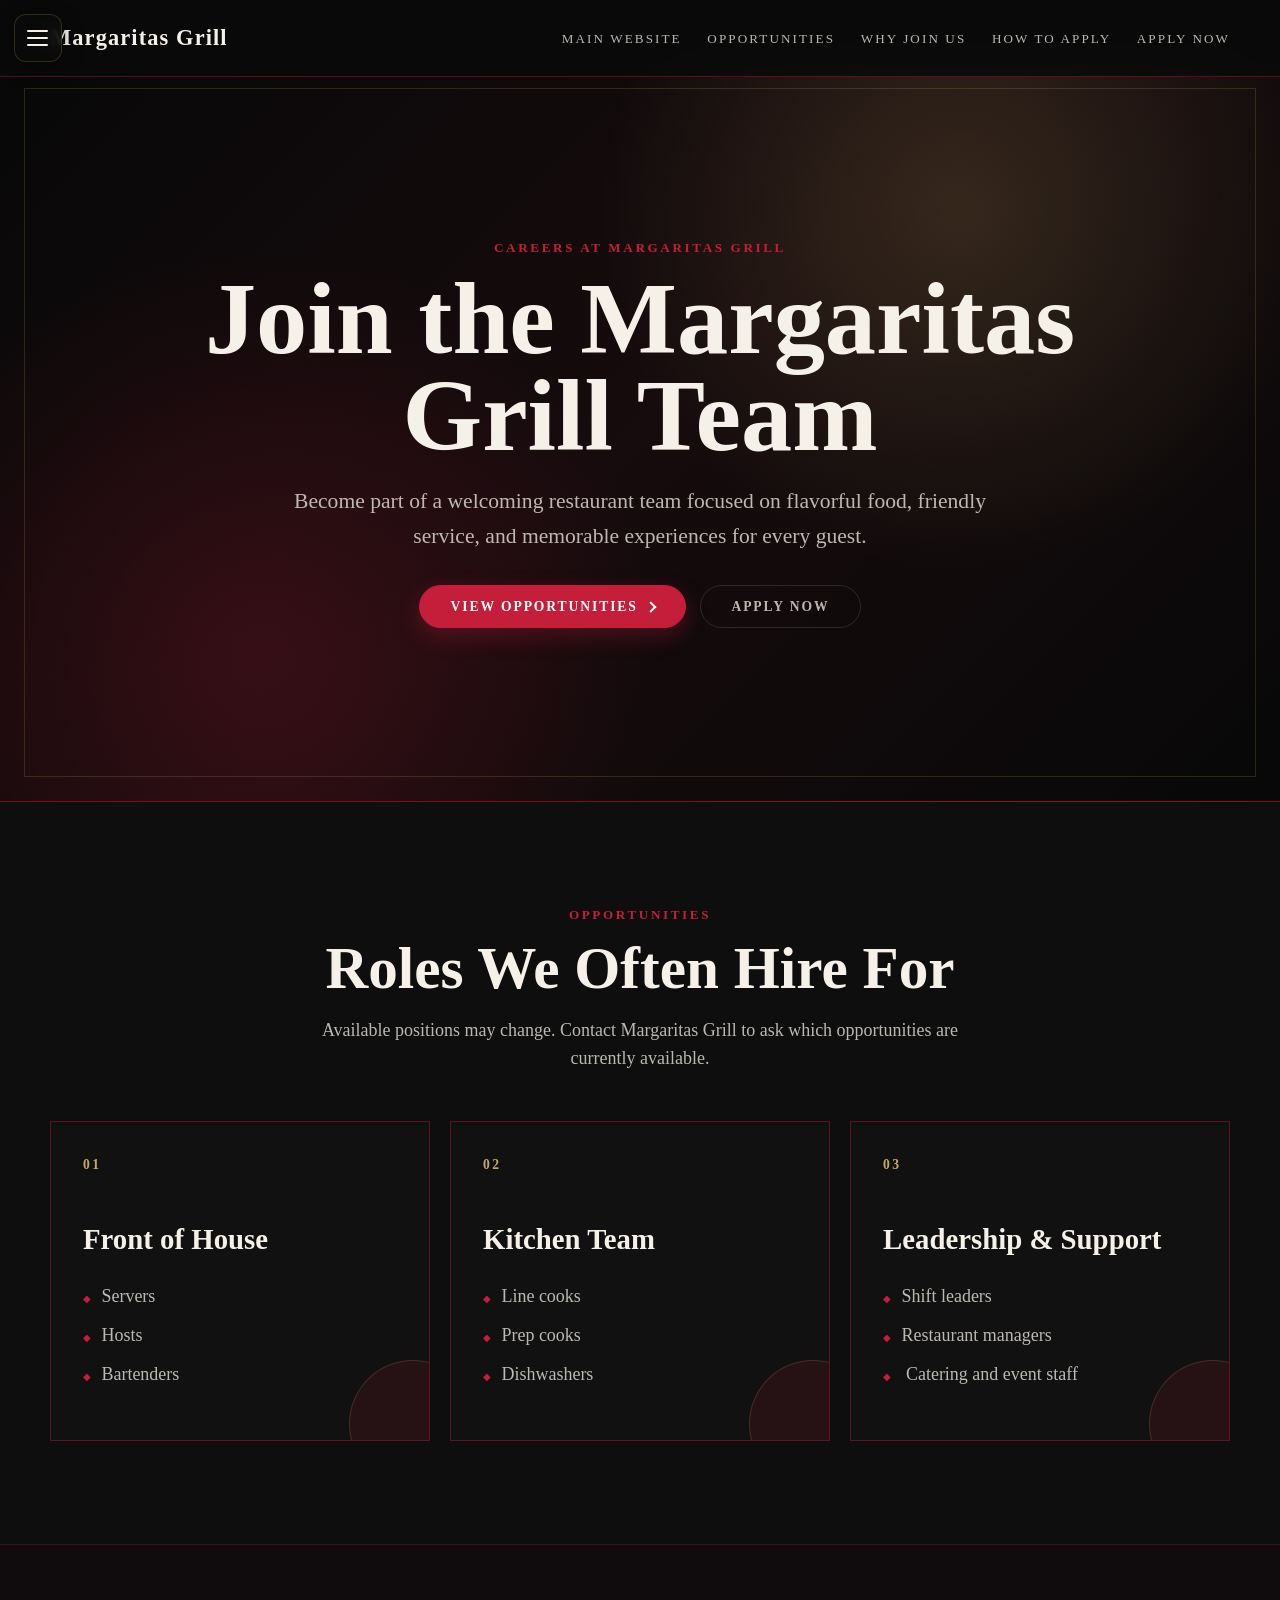
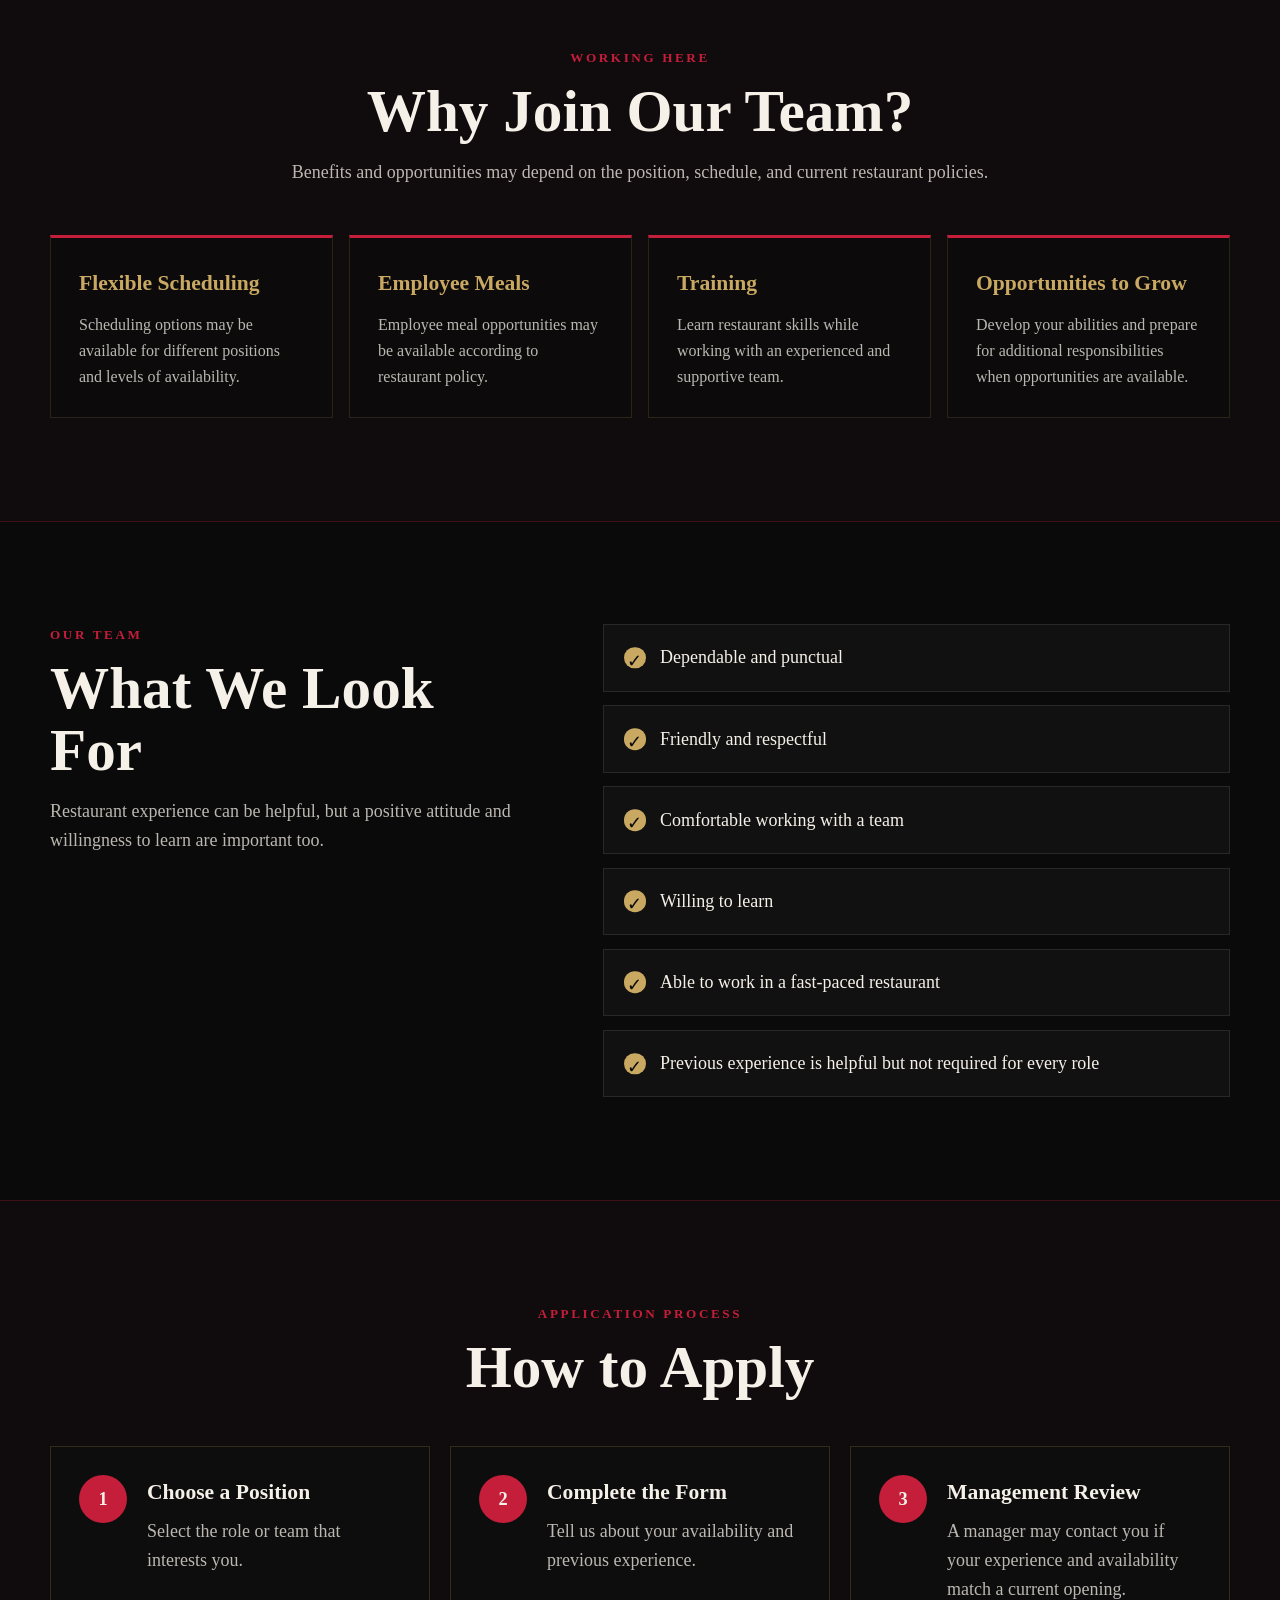
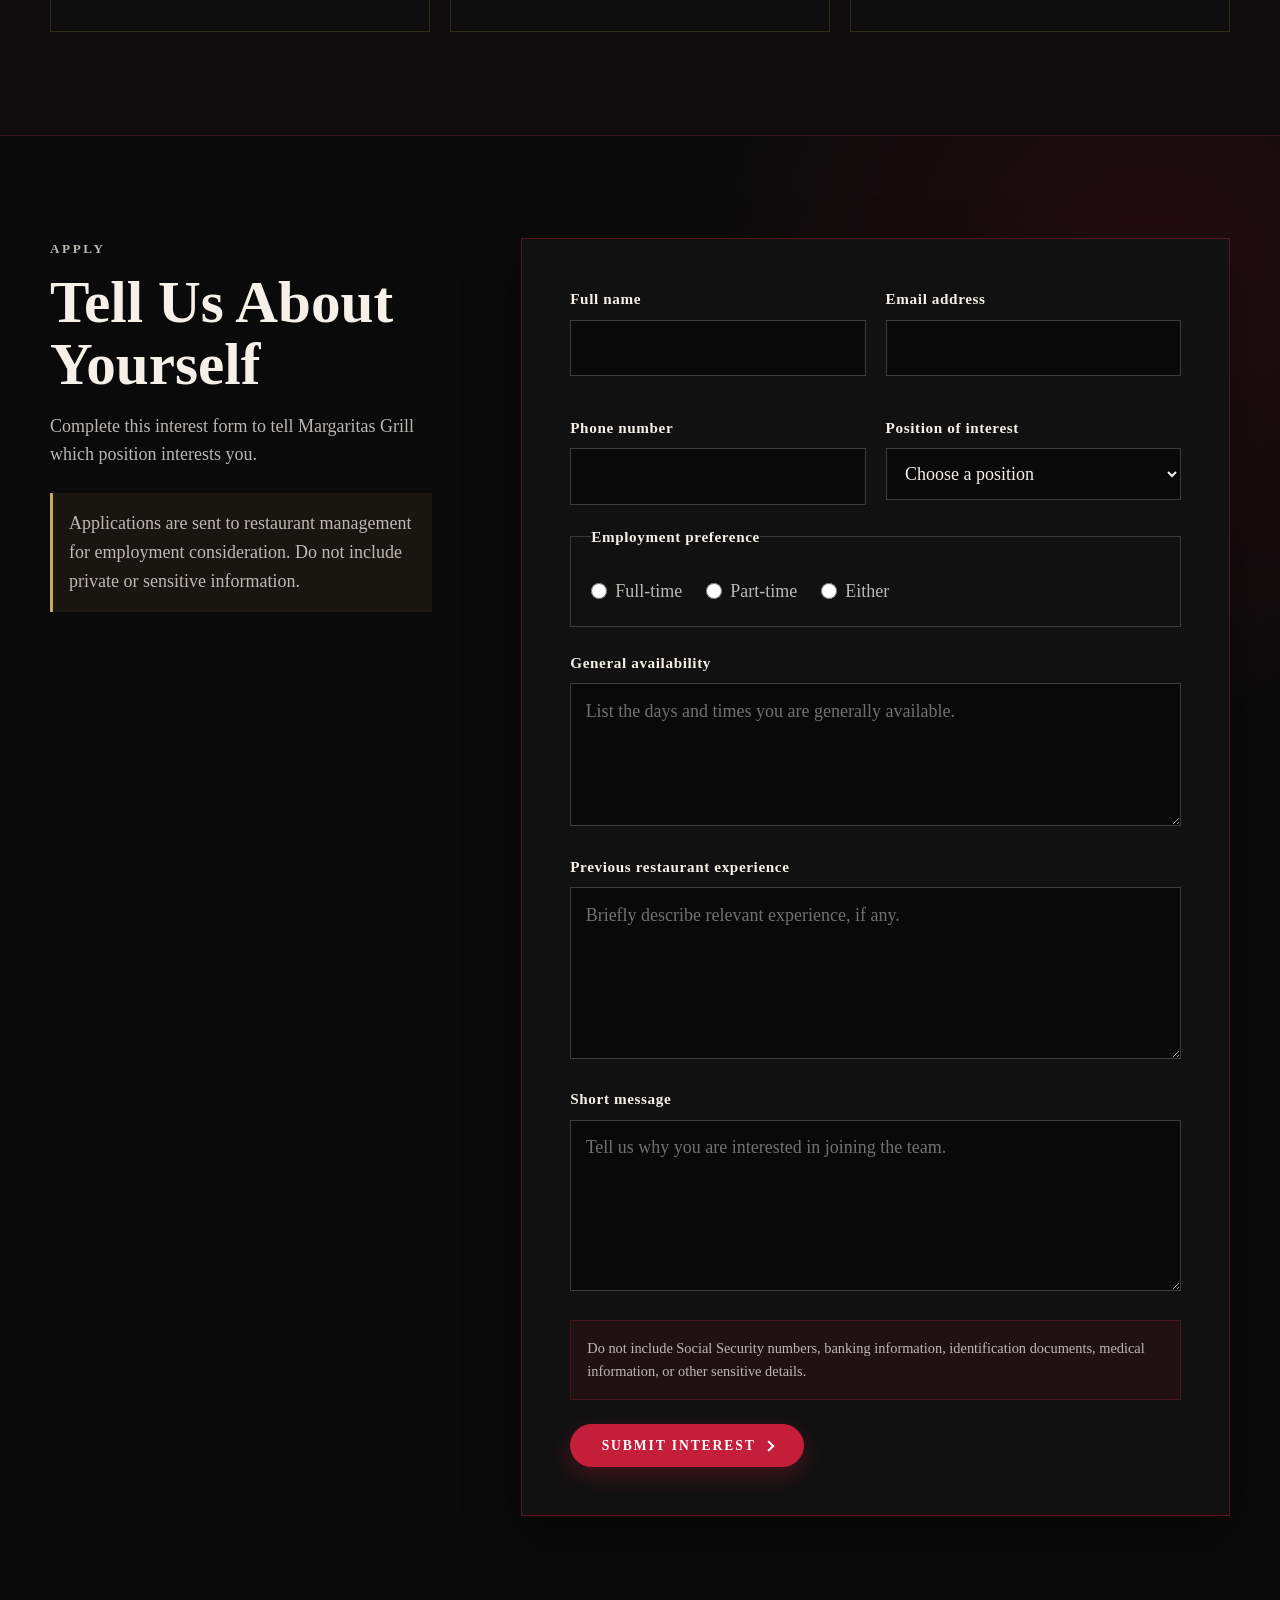
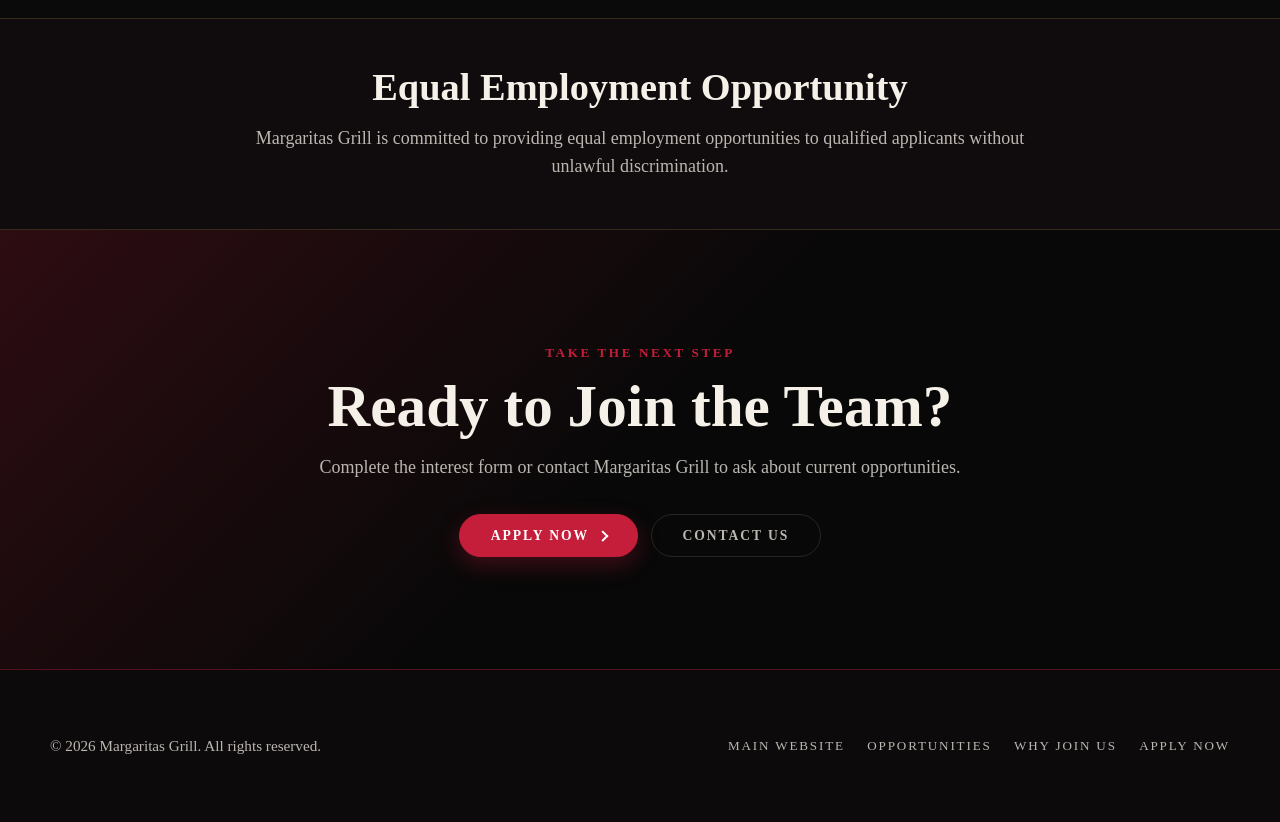
<file: careers.html>
<!doctype html>
<html lang="en">
  <head>
    <meta charset="UTF-8" />

    <meta
      name="viewport"
      content="width=device-width, initial-scale=1"
    />

    <meta
      http-equiv="Content-Security-Policy"
      content="
        default-src 'self';
        script-src 'self';
        style-src 'self' https://fonts.googleapis.com;
        font-src 'self' https://fonts.gstatic.com;
        img-src 'self' data:;
        connect-src 'self';
        object-src 'none';
        base-uri 'self';
        form-action 'self' https://formspree.io;
        upgrade-insecure-requests;
      "
    />

    <meta
      name="referrer"
      content="strict-origin-when-cross-origin"
    />

    <meta
      name="description"
      content="Explore career opportunities and learn about joining the team at Margaritas Grill."
    />

    <link rel="icon" href="public/favicon.svg" type="image/svg+xml" />

    <title>Careers — Margaritas Grill</title>

    <link
      rel="preconnect"
      href="https://fonts.googleapis.com"
    />

    <link
      rel="preconnect"
      href="https://fonts.gstatic.com"
      crossorigin
    />

    <link
      rel="stylesheet"
      href="https://fonts.googleapis.com/css2?family=Cormorant+Garamond:wght@400;600;700&amp;display=swap"
    />

    <link rel="stylesheet" href="styles.css" />
  </head>

  <body>
    <!-- Top-left business menu -->
    <div class="corner-menu">
      <button
        class="corner-menu__button"
        type="button"
        aria-expanded="false"
        aria-controls="corner-menu-panel"
        aria-label="Open menu"
      >
        <span aria-hidden="true"></span>
        <span aria-hidden="true"></span>
        <span aria-hidden="true"></span>
      </button>

      <nav
        class="corner-menu__panel"
        id="corner-menu-panel"
        aria-label="More information"
      >
        <p class="corner-menu__title">More</p>

        <a
          href="careers.html"
          aria-current="page"
        >
          Careers
        </a>

        <a href="index.html#location">
          Contact Us
        </a>
      </nav>
    </div>

    <!-- Careers header -->
    <header class="header">
      <div class="container header__inner">
        <a href="#careers-top" class="logo">
          Margaritas Grill
        </a>

        <nav
          class="nav"
          aria-label="Careers navigation"
        >
          <a href="index.html#home">
            Main Website
          </a>

          <a href="#positions">
            Opportunities
          </a>

          <a href="#benefits">
            Why Join Us
          </a>

          <a href="#process">
            How to Apply
          </a>

          <a href="#application">
            Apply Now
          </a>
        </nav>
      </div>
    </header>

    <main class="careers-page">
      <!-- Careers hero -->
      <section
        class="careers-hero"
        id="careers-top"
      >
        <div
          class="container careers-hero__content"
        >
          <p class="careers-eyebrow">
            Careers at Margaritas Grill
          </p>

          <h1>
            Join the Margaritas Grill Team
          </h1>

          <p class="careers-hero__description">
            Become part of a welcoming restaurant team
            focused on flavorful food, friendly service,
            and memorable experiences for every guest.
          </p>

          <div class="careers-actions">
            <a
              href="#positions"
              class="btn btn--primary"
            >
              View Opportunities
            </a>

            <a
              href="#application"
              class="btn btn--outline"
            >
              Apply Now
            </a>
          </div>
        </div>
      </section>

      <!-- Positions -->
      <section
        class="careers-section careers-positions"
        id="positions"
        aria-labelledby="positions-heading"
      >
        <div class="container">
          <header
            class="careers-section__header"
          >
            <p class="careers-eyebrow">
              Opportunities
            </p>

            <h2 id="positions-heading">
              Roles We Often Hire For
            </h2>

            <p>
              Available positions may change. Contact
              Margaritas Grill to ask which opportunities
              are currently available.
            </p>
          </header>

          <div class="careers-card-grid">
            <article class="careers-card">
              <p
                class="careers-card__number"
                aria-hidden="true"
              >
                01
              </p>

              <h3>Front of House</h3>

              <ul>
                <li>Servers</li>
                <li>Hosts</li>
                <li>Bartenders</li>
              </ul>
            </article>

            <article class="careers-card">
              <p
                class="careers-card__number"
                aria-hidden="true"
              >
                02
              </p>

              <h3>Kitchen Team</h3>

              <ul>
                <li>Line cooks</li>
                <li>Prep cooks</li>
                <li>Dishwashers</li>
              </ul>
            </article>

            <article class="careers-card">
              <p
                class="careers-card__number"
                aria-hidden="true"
              >
                03
              </p>

              <h3>
                Leadership &amp; Support
              </h3>

              <ul>
                <li>Shift leaders</li>
                <li>Restaurant managers</li>
                <li>
                  Catering and event staff
                </li>
              </ul>
            </article>
          </div>
        </div>
      </section>

      <!-- Benefits -->
      <section
        class="careers-section careers-benefits"
        id="benefits"
        aria-labelledby="benefits-heading"
      >
        <div class="container">
          <header
            class="careers-section__header"
          >
            <p class="careers-eyebrow">
              Working Here
            </p>

            <h2 id="benefits-heading">
              Why Join Our Team?
            </h2>

            <p>
              Benefits and opportunities may depend on the
              position, schedule, and current restaurant
              policies.
            </p>
          </header>

          <!-- Confirm these benefits with the restaurant -->
          <div class="careers-benefit-grid">
            <article class="careers-benefit">
              <h3>Flexible Scheduling</h3>

              <p>
                Scheduling options may be available for
                different positions and levels of
                availability.
              </p>
            </article>

            <article class="careers-benefit">
              <h3>Employee Meals</h3>

              <p>
                Employee meal opportunities may be
                available according to restaurant policy.
              </p>
            </article>

            <article class="careers-benefit">
              <h3>Training</h3>

              <p>
                Learn restaurant skills while working with
                an experienced and supportive team.
              </p>
            </article>

            <article class="careers-benefit">
              <h3>Opportunities to Grow</h3>

              <p>
                Develop your abilities and prepare for
                additional responsibilities when
                opportunities are available.
              </p>
            </article>
          </div>
        </div>
      </section>

      <!-- Team values -->
      <section
        class="careers-section careers-values"
        aria-labelledby="values-heading"
      >
        <div
          class="container careers-values__layout"
        >
          <div class="careers-values__intro">
            <p class="careers-eyebrow">
              Our Team
            </p>

            <h2 id="values-heading">
              What We Look For
            </h2>

            <p>
              Restaurant experience can be helpful, but a
              positive attitude and willingness to learn
              are important too.
            </p>
          </div>

          <ul class="careers-checklist">
            <li>Dependable and punctual</li>
            <li>Friendly and respectful</li>

            <li>
              Comfortable working with a team
            </li>

            <li>Willing to learn</li>

            <li>
              Able to work in a fast-paced restaurant
            </li>

            <li>
              Previous experience is helpful but not
              required for every role
            </li>
          </ul>
        </div>
      </section>

      <!-- Application process -->
      <section
        class="careers-section careers-process"
        id="process"
        aria-labelledby="process-heading"
      >
        <div class="container">
          <header
            class="careers-section__header"
          >
            <p class="careers-eyebrow">
              Application Process
            </p>

            <h2 id="process-heading">
              How to Apply
            </h2>
          </header>

          <ol class="careers-process__steps">
            <li>
              <span aria-hidden="true">1</span>

              <div>
                <h3>Choose a Position</h3>

                <p>
                  Select the role or team that interests
                  you.
                </p>
              </div>
            </li>

            <li>
              <span aria-hidden="true">2</span>

              <div>
                <h3>Complete the Form</h3>

                <p>
                  Tell us about your availability and
                  previous experience.
                </p>
              </div>
            </li>

            <li>
              <span aria-hidden="true">3</span>

              <div>
                <h3>Management Review</h3>

                <p>
                  A manager may contact you if your
                  experience and availability match a
                  current opening.
                </p>
              </div>
            </li>
          </ol>
        </div>
      </section>

      <!-- Application form -->
      <section
        class="careers-section careers-application"
        id="application"
        aria-labelledby="application-heading"
      >
        <div
          class="container careers-application__layout"
        >
          <div
            class="careers-application__intro"
          >
            <p class="careers-eyebrow">
              Apply
            </p>

            <h2 id="application-heading">
              Tell Us About Yourself
            </h2>

            <p>
              Complete this interest form to tell
              Margaritas Grill which position interests
              you.
            </p>

            <p class="careers-form-warning">
              Applications are sent to restaurant
              management for employment consideration. Do
              not include private or sensitive
              information.
            </p>
          </div>

          <!--
            Formspree processes this form.
            Its endpoint identifier is public by design.
          -->
          <form
            class="careers-form"
            id="careers-form"
            action="https://formspree.io/f/mwlevezz"
            method="POST"
            accept-charset="UTF-8"
          >
            <!-- Spam trap: users should leave this empty -->
            <div
              class="careers-honeypot"
              aria-hidden="true"
            >
              <label for="company-website">
                Leave this field empty
              </label>

              <input
                id="company-website"
                name="_gotcha"
                type="text"
                tabindex="-1"
                autocomplete="off"
              />
            </div>

            <div class="careers-form__grid">
              <div class="careers-field">
                <label for="applicant-name">
                  Full name
                </label>

                <input
                  id="applicant-name"
                  name="name"
                  type="text"
                  autocomplete="name"
                  maxlength="100"
                  required
                />
              </div>

              <div class="careers-field">
                <label for="applicant-email">
                  Email address
                </label>

                <input
                  id="applicant-email"
                  name="email"
                  type="email"
                  autocomplete="email"
                  maxlength="254"
                  required
                />
              </div>

              <div class="careers-field">
                <label for="applicant-phone">
                  Phone number
                </label>

                <input
                  id="applicant-phone"
                  name="phone"
                  type="tel"
                  autocomplete="tel"
                  inputmode="tel"
                  maxlength="30"
                  required
                />
              </div>

              <div class="careers-field">
                <label for="position-interest">
                  Position of interest
                </label>

                <select
                  id="position-interest"
                  name="position"
                  required
                >
                  <option value="">
                    Choose a position
                  </option>

                  <option value="server">
                    Server
                  </option>

                  <option value="host">
                    Host
                  </option>

                  <option value="bartender">
                    Bartender
                  </option>

                  <option value="line-cook">
                    Line Cook
                  </option>

                  <option value="prep-cook">
                    Prep Cook
                  </option>

                  <option value="dishwasher">
                    Dishwasher
                  </option>

                  <option value="catering">
                    Catering Staff
                  </option>

                  <option value="shift-leader">
                    Shift Leader
                  </option>

                  <option value="manager">
                    Restaurant Manager
                  </option>

                  <option value="other">
                    Other
                  </option>
                </select>
              </div>
            </div>

            <fieldset class="careers-fieldset">
              <legend>
                Employment preference
              </legend>

              <div class="careers-radio-group">
                <label>
                  <input
                    type="radio"
                    name="employment-preference"
                    value="full-time"
                    required
                  />

                  Full-time
                </label>

                <label>
                  <input
                    type="radio"
                    name="employment-preference"
                    value="part-time"
                  />

                  Part-time
                </label>

                <label>
                  <input
                    type="radio"
                    name="employment-preference"
                    value="either"
                  />

                  Either
                </label>
              </div>
            </fieldset>

            <div class="careers-field">
              <label for="availability">
                General availability
              </label>

              <textarea
                id="availability"
                name="availability"
                rows="4"
                maxlength="500"
                required
                placeholder="List the days and times you are generally available."
              ></textarea>
            </div>

            <div class="careers-field">
              <label for="experience">
                Previous restaurant experience
              </label>

              <textarea
                id="experience"
                name="experience"
                rows="5"
                maxlength="1500"
                placeholder="Briefly describe relevant experience, if any."
              ></textarea>
            </div>

            <div class="careers-field">
              <label for="applicant-message">
                Short message
              </label>

              <textarea
                id="applicant-message"
                name="message"
                rows="5"
                maxlength="1500"
                placeholder="Tell us why you are interested in joining the team."
              ></textarea>
            </div>

            <p class="careers-privacy-note">
              Do not include Social Security numbers,
              banking information, identification
              documents, medical information, or other
              sensitive details.
            </p>

            <button
              class="btn btn--primary"
              type="submit"
            >
              Submit Interest
            </button>
          </form>
        </div>
      </section>

      <!-- Equal opportunity statement -->
      <section
        class="careers-equal-opportunity"
        aria-labelledby="equal-opportunity-heading"
      >
        <div class="container">
          <h2 id="equal-opportunity-heading">
            Equal Employment Opportunity
          </h2>

          <p>
            Margaritas Grill is committed to providing
            equal employment opportunities to qualified
            applicants without unlawful discrimination.
          </p>
        </div>
      </section>

      <!-- Final call to action -->
      <section class="careers-final-cta">
        <div class="container">
          <p class="careers-eyebrow">
            Take the Next Step
          </p>

          <h2>Ready to Join the Team?</h2>

          <p>
            Complete the interest form or contact
            Margaritas Grill to ask about current
            opportunities.
          </p>

          <div class="careers-actions">
            <a
              href="#application"
              class="btn btn--primary"
            >
              Apply Now
            </a>

            <a
              href="index.html#location"
              class="btn btn--outline"
            >
              Contact Us
            </a>
          </div>
        </div>
      </section>
    </main>

    <!-- Careers footer -->
    <footer class="footer">
      <div class="container footer__inner">
        <p>
          &copy; 2026 Margaritas Grill. All rights
          reserved.
        </p>

        <nav
          aria-label="Careers footer navigation"
        >
          <a href="index.html#home">
            Main Website
          </a>

          <a href="#positions">
            Opportunities
          </a>

          <a href="#benefits">
            Why Join Us
          </a>

          <a href="#application">
            Apply Now
          </a>
        </nav>
      </div>
    </footer>

    <script src="script.js"></script>
  </body>
</html>
</file>
<file: styles.css>
/* Margaritas Grill — shared homepage and careers styles */

*,
*::before,
*::after {
  box-sizing: border-box;
  margin: 0;
  padding: 0;
}

:root {
  --black: #0a0a0a;
  --red: #c41e3a;
  --cream: #f5f0e8;
  --cream-muted: rgba(245, 240, 232, 0.75);
  --gold: #c9a962;
  --font: "Cormorant Garamond", Georgia, serif;

  /* Semantic tokens (night — default atmosphere) */
  --bg: #0a0a0a;
  --bg-alt: #0c0a0b;
  --surface: #140d0e;
  --surface-2: #111111;
  --text: #f5f0e8;
  --text-muted: rgba(245, 240, 232, 0.75);
  --text-faint: rgba(245, 240, 232, 0.55);
  --accent: #c41e3a;
  --accent-bright: #e8354f;
  --gold-accent: #c9a962;
  --line: rgba(245, 240, 232, 0.12);
  --line-strong: rgba(196, 30, 58, 0.4);
  --line-gold: rgba(201, 169, 98, 0.22);
  --shadow-soft: 0 18px 48px rgba(0, 0, 0, 0.4);
  --shadow-lift: 0 22px 46px rgba(0, 0, 0, 0.55);
  --header-bg: rgba(10, 10, 10, 0.82);
  --hero-overlay-top: rgba(10, 10, 10, 0.68);
  --hero-overlay-mid: rgba(10, 10, 10, 0.78);
  --hero-overlay-bottom: rgba(10, 10, 10, 0.94);
  --maxw: 1180px;
}

/* Warm / candlelit atmosphere (home page only) */
body.theme-warm {
  --bg: #17110c;
  --bg-alt: #1d150f;
  --surface: #241a13;
  --surface-2: #2b2018;
  --text: #fbf4e8;
  --text-muted: rgba(251, 244, 232, 0.82);
  --text-faint: rgba(251, 244, 232, 0.62);
  --accent: #d12c3f;
  --accent-bright: #f0576b;
  --gold-accent: #d9bd7e;
  --line: rgba(251, 244, 232, 0.18);
  --line-strong: rgba(209, 44, 63, 0.5);
  --line-gold: rgba(217, 189, 126, 0.34);
  --shadow-soft: 0 20px 50px rgba(0, 0, 0, 0.32);
  --shadow-lift: 0 24px 52px rgba(0, 0, 0, 0.42);
  --header-bg: rgba(29, 21, 15, 0.86);
  --hero-overlay-top: rgba(23, 17, 12, 0.5);
  --hero-overlay-mid: rgba(23, 17, 12, 0.66);
  --hero-overlay-bottom: rgba(23, 17, 12, 0.9);
}

html {
  scroll-behavior: smooth;
}

body {
  overflow-x: hidden;
  color: var(--text);
  font-family: var(--font);
  font-size: 1.125rem;
  line-height: 1.6;
  background: var(--bg);
  transition:
    background-color 0.5s ease,
    color 0.5s ease;
}

img {
  display: block;
  max-width: 100%;
}

a {
  color: inherit;
  text-decoration: none;
}

:focus-visible {
  outline: 3px solid var(--gold-accent);
  outline-offset: 3px;
}

.visually-hidden {
  position: absolute;
  width: 1px;
  height: 1px;
  padding: 0;
  margin: -1px;
  overflow: hidden;
  white-space: nowrap;
  border: 0;
  clip-path: inset(50%);
}

.container {
  width: min(100% - 2.5rem, var(--maxw));
  margin-inline: auto;
}

/* Skip link */

.skip-link {
  position: fixed;
  top: 0.75rem;
  left: 50%;
  z-index: 12000;
  padding: 0.75rem 1.25rem;
  color: var(--black);
  font-weight: 600;
  letter-spacing: 0.08em;
  text-transform: uppercase;
  background: var(--gold);
  border-radius: 999px;
  transform: translate(-50%, -200%);
  transition: transform 0.25s ease;
}

.skip-link:focus-visible {
  transform: translate(-50%, 0);
}

/* Cinematic intro */

.intro {
  position: fixed;
  inset: 0;
  z-index: 11000;
  display: grid;
  place-items: center;
  background:
    radial-gradient(
      circle at 50% 42%,
      rgba(196, 30, 58, 0.12),
      transparent 60%
    ),
    #060606;
  transition:
    opacity 0.7s ease,
    visibility 0.7s ease;
}

.intro__inner {
  display: grid;
  justify-items: center;
  gap: 1.1rem;
  padding: 2rem;
  text-align: center;
}

.intro__logo {
  width: min(56vw, 300px);
  height: auto;
  opacity: 0;
  transform: scale(0.84);
  animation: introLogo 2.1s cubic-bezier(0.2, 0.7, 0.2, 1) forwards;
}

.intro__word {
  color: var(--cream);
  font-size: clamp(1.4rem, 5vw, 2.4rem);
  font-weight: 600;
  letter-spacing: 0.18em;
  text-transform: uppercase;
  opacity: 0;
  transform: translateY(14px);
  animation: introWord 1.4s ease forwards;
  animation-delay: 0.55s;
}

.intro__line {
  width: 0;
  height: 1px;
  background: linear-gradient(90deg, transparent, var(--gold), transparent);
  animation: introLine 1.6s ease forwards;
  animation-delay: 0.7s;
}

.intro.is-dismissed {
  opacity: 0;
  visibility: hidden;
  pointer-events: none;
}

/* No-JS fallback: the intro auto-dismisses so content is never hidden */
html:not(.js) .intro {
  animation: introAuto 3s ease forwards;
}

@keyframes introLogo {
  0% {
    opacity: 0;
    transform: scale(0.84);
  }
  35% {
    opacity: 1;
  }
  75% {
    opacity: 1;
    transform: scale(1);
  }
  100% {
    opacity: 1;
    transform: scale(1.03);
  }
}

@keyframes introWord {
  to {
    opacity: 1;
    transform: translateY(0);
  }
}

@keyframes introLine {
  to {
    width: min(64vw, 320px);
  }
}

@keyframes introAuto {
  0%,
  72% {
    opacity: 1;
    visibility: visible;
  }
  100% {
    opacity: 0;
    visibility: hidden;
  }
}

/* Header */

.header {
  position: fixed;
  inset: 0 0 auto;
  z-index: 100;
  background: var(--header-bg);
  -webkit-backdrop-filter: blur(12px) saturate(1.1);
  backdrop-filter: blur(12px) saturate(1.1);
  border-bottom: 1px solid var(--line-strong);
  transition:
    background 0.3s ease,
    border-color 0.3s ease,
    box-shadow 0.3s ease;
}

.header__inner {
  display: flex;
  height: 4.75rem;
  align-items: center;
  justify-content: space-between;
  transition: height 0.35s ease;
}

.header__actions {
  display: flex;
  align-items: center;
  gap: 1.5rem;
}

/* Transparent over the hero (home only) */
.home-page .header:not(.header--scrolled) {
  background: transparent;
  -webkit-backdrop-filter: none;
  backdrop-filter: none;
  border-bottom-color: rgba(245, 240, 232, 0.16);
}

.header.header--scrolled {
  box-shadow: 0 10px 30px rgba(0, 0, 0, 0.45);
}

.header.header--scrolled .header__inner {
  height: 3.6rem;
}

.logo {
  font-size: 1.4rem;
  font-weight: 700;
  letter-spacing: 0.05em;
  transition: color 0.25s ease;
}

.logo:hover {
  color: var(--gold-accent);
}

.nav {
  display: flex;
  align-items: center;
  gap: 1.6rem;
}

/* Keep the wordmark clear of the fixed top-left corner menu */
@media (min-width: 821px) and (max-width: 1320px) {
  .home-page .header__inner {
    padding-left: 4.25rem;
  }
}

.nav a {
  position: relative;
  display: inline-block;
  padding: 0.35rem 0;
  color: var(--text-muted);
  font-size: 0.82rem;
  letter-spacing: 0.16em;
  text-transform: uppercase;
  transition: color 0.25s ease;
}

.nav a::after {
  content: "";
  position: absolute;
  right: 0;
  bottom: 0;
  left: 0;
  height: 1px;
  background: var(--accent-bright);
  transform: scaleX(0);
  transform-origin: right;
  transition: transform 0.32s cubic-bezier(0.22, 1, 0.36, 1);
}

.nav a:hover,
.nav a:focus-visible {
  color: var(--text);
}

.nav a:hover::after,
.nav a:focus-visible::after,
.nav a[aria-current="true"]::after {
  transform: scaleX(1);
  transform-origin: left;
}

.nav a[aria-current="true"] {
  color: var(--text);
}

/* Theme toggle */

.theme-toggle {
  display: inline-flex;
  align-items: center;
  padding: 0;
  background: none;
  border: 0;
  cursor: pointer;
}

.theme-toggle__track {
  position: relative;
  display: block;
  width: 3.1rem;
  height: 1.6rem;
  background: rgba(245, 240, 232, 0.12);
  border: 1px solid var(--line-gold);
  border-radius: 999px;
  transition:
    background 0.35s ease,
    border-color 0.35s ease;
}

.theme-toggle__thumb {
  position: absolute;
  top: 50%;
  left: 0.18rem;
  width: 1.1rem;
  height: 1.1rem;
  background: var(--gold);
  border-radius: 50%;
  box-shadow: 0 0 10px rgba(201, 169, 98, 0.6);
  transform: translateY(-50%);
  transition:
    left 0.35s cubic-bezier(0.22, 1, 0.36, 1),
    background 0.35s ease;
}

.theme-toggle[aria-pressed="true"] .theme-toggle__track {
  background: rgba(209, 44, 63, 0.28);
}

.theme-toggle[aria-pressed="true"] .theme-toggle__thumb {
  left: calc(100% - 1.28rem);
  background: var(--accent-bright);
  box-shadow: 0 0 12px rgba(240, 87, 107, 0.7);
}

.theme-toggle:focus-visible .theme-toggle__track {
  outline: 3px solid var(--gold-accent);
  outline-offset: 3px;
}

/* Mobile nav toggle (home only) */

.nav-toggle {
  display: none;
  width: 2.9rem;
  height: 2.9rem;
  flex-direction: column;
  align-items: center;
  justify-content: center;
  gap: 5px;
  color: var(--text);
  background: transparent;
  border: 1px solid var(--line-gold);
  border-radius: 12px;
  cursor: pointer;
}

.nav-toggle span {
  display: block;
  width: 1.35rem;
  height: 2px;
  background: currentColor;
  border-radius: 999px;
  transition:
    transform 0.25s ease,
    opacity 0.25s ease;
}

.nav-toggle[aria-expanded="true"] span:nth-child(1) {
  transform: translateY(7px) rotate(45deg);
}

.nav-toggle[aria-expanded="true"] span:nth-child(2) {
  opacity: 0;
}

.nav-toggle[aria-expanded="true"] span:nth-child(3) {
  transform: translateY(-7px) rotate(-45deg);
}

/* Buttons */

.btn {
  position: relative;
  display: inline-flex;
  align-items: center;
  justify-content: center;
  gap: 0.6rem;
  padding: 0.85rem 1.9rem;
  font-family: var(--font);
  font-size: 0.85rem;
  font-weight: 600;
  letter-spacing: 0.14em;
  line-height: 1;
  text-align: center;
  text-transform: uppercase;
  border: 1px solid transparent;
  border-radius: 999px;
  cursor: pointer;
  transition:
    transform 0.28s cubic-bezier(0.22, 1, 0.36, 1),
    background-color 0.28s ease,
    color 0.28s ease,
    border-color 0.28s ease,
    box-shadow 0.28s ease;
}

.btn > span {
  position: relative;
}

.btn--primary {
  color: #fff;
  background: var(--accent);
  border-color: var(--accent);
  box-shadow: 0 8px 22px rgba(196, 30, 58, 0.3);
}

.btn--primary::after {
  content: "";
  width: 0.48rem;
  height: 0.48rem;
  border-top: 2px solid currentColor;
  border-right: 2px solid currentColor;
  transform: rotate(45deg);
  transition: transform 0.28s ease;
}

.btn--primary:hover,
.btn--primary:focus-visible {
  transform: translateY(-3px);
  box-shadow: 0 16px 32px rgba(196, 30, 58, 0.45);
}

.btn--primary:hover::after,
.btn--primary:focus-visible::after {
  transform: rotate(45deg) translate(2px, -2px);
}

.btn--secondary {
  color: var(--text);
  background: transparent;
  border-color: var(--accent);
}

.btn--secondary:hover,
.btn--secondary:focus-visible {
  background: rgba(196, 30, 58, 0.16);
  transform: translateY(-3px);
  box-shadow: 0 12px 26px rgba(0, 0, 0, 0.35);
}

.btn--outline {
  color: var(--text-muted);
  background: transparent;
  border-color: var(--line);
}

.btn--outline:hover,
.btn--outline:focus-visible {
  color: var(--text);
  border-color: var(--gold-accent);
  transform: translateY(-3px);
  box-shadow: 0 12px 26px rgba(0, 0, 0, 0.35);
}

.btn:active {
  transform: translateY(-1px);
}

/* Hero */

.hero {
  position: relative;
  display: flex;
  min-height: 100svh;
  align-items: center;
  padding-top: 5rem;
  overflow: hidden;
}

.hero__backdrop {
  position: absolute;
  inset: -3%;
  z-index: -2;
  background:
    url("images/Mrgts Logo.png") center / min(1400px, 150%) auto no-repeat,
    var(--bg);
  transform: scale(1.12);
  animation: heroPushIn 2.6s cubic-bezier(0.16, 1, 0.3, 1) forwards;
}

.hero::after {
  content: "";
  position: absolute;
  inset: 0;
  z-index: -1;
  background:
    linear-gradient(
      var(--hero-overlay-top),
      var(--hero-overlay-mid) 55%,
      var(--hero-overlay-bottom)
    ),
    radial-gradient(
      circle at 22% 30%,
      rgba(196, 30, 58, 0.12),
      transparent 45%
    );
}

@keyframes heroPushIn {
  to {
    transform: scale(1);
  }
}

.hero__content {
  max-width: 44rem;
}

.hero__eyebrow {
  margin-bottom: 1rem;
  color: var(--accent-bright);
  font-size: clamp(0.9rem, 1.6vw, 1.25rem);
  font-weight: 600;
  letter-spacing: 0.4em;
  text-transform: uppercase;
}

.hero h1 {
  margin-bottom: 0.6rem;
  font-size: clamp(3rem, 11vw, 7rem);
  font-weight: 700;
  line-height: 0.98;
  letter-spacing: -0.01em;
}

.hero__tagline {
  margin-bottom: 1.5rem;
  color: var(--gold-accent);
  font-size: clamp(1.35rem, 3vw, 2rem);
  font-style: italic;
  font-weight: 500;
}

.hero__text {
  max-width: 34rem;
  margin-bottom: 2.25rem;
  padding-top: 1.5rem;
  border-top: 1px solid var(--line);
  color: var(--text-muted);
  font-size: clamp(1.1rem, 1.8vw, 1.35rem);
}

.hero__buttons {
  display: flex;
  flex-wrap: wrap;
  gap: 0.85rem;
}

.hero__scroll {
  position: absolute;
  bottom: 1.75rem;
  left: 50%;
  display: grid;
  justify-items: center;
  gap: 0.6rem;
  color: var(--text-faint);
  font-size: 0.7rem;
  letter-spacing: 0.28em;
  text-transform: uppercase;
  transform: translateX(-50%);
  transition: color 0.25s ease;
}

.hero__scroll:hover {
  color: var(--text);
}

.hero__scroll-line {
  width: 1px;
  height: 3rem;
  background: linear-gradient(var(--gold-accent), transparent);
  overflow: hidden;
}

.hero__scroll-line::after {
  content: "";
  display: block;
  width: 100%;
  height: 40%;
  background: var(--gold-accent);
  animation: scrollCue 2.2s ease-in-out infinite;
}

@keyframes scrollCue {
  0% {
    transform: translateY(-100%);
  }
  60%,
  100% {
    transform: translateY(300%);
  }
}

/* Load reveal for hero content */

.js .hero__content > *,
.js .hero__scroll {
  opacity: 0;
  transform: translateY(26px);
  transition:
    opacity 0.85s ease,
    transform 0.85s ease;
}

.hero.is-revealed .hero__content > *,
.hero.is-revealed .hero__scroll {
  opacity: 1;
  transform: none;
}

.hero.is-revealed .hero__content > *:nth-child(1) {
  transition-delay: 0.05s;
}
.hero.is-revealed .hero__content > *:nth-child(2) {
  transition-delay: 0.18s;
}
.hero.is-revealed .hero__content > *:nth-child(3) {
  transition-delay: 0.31s;
}
.hero.is-revealed .hero__content > *:nth-child(4) {
  transition-delay: 0.44s;
}
.hero.is-revealed .hero__content > *:nth-child(5) {
  transition-delay: 0.57s;
}
.hero.is-revealed .hero__scroll {
  transition-delay: 0.75s;
}

/* Ticker */

.ticker {
  padding: 1.15rem 0;
  overflow: hidden;
  background: var(--bg-alt);
  border-block: 1px solid var(--line-strong);
  white-space: nowrap;
}

.ticker__track {
  display: inline-flex;
  align-items: center;
  animation: tickerScroll 34s linear infinite;
}

.ticker:hover .ticker__track {
  animation-play-state: paused;
}

.ticker__group {
  display: inline-flex;
  align-items: center;
}

.ticker__group > span {
  padding: 0 1.4rem;
  color: var(--text-muted);
  font-size: 1.15rem;
  font-style: italic;
  letter-spacing: 0.04em;
}

.ticker__dot {
  color: var(--accent) !important;
  font-style: normal !important;
  font-size: 0.75rem !important;
}

@keyframes tickerScroll {
  to {
    transform: translateX(-50%);
  }
}

/* General sections */

.section {
  padding: clamp(4.5rem, 9vw, 8rem) 0;
}

.section__eyebrow {
  margin-bottom: 0.85rem;
  color: var(--accent-bright);
  font-size: 0.8rem;
  font-weight: 700;
  letter-spacing: 0.28em;
  text-transform: uppercase;
}

.section__eyebrow--center {
  text-align: center;
}

.section__title {
  margin-bottom: 0.5rem;
  font-size: clamp(2.25rem, 6vw, 3.5rem);
  font-weight: 700;
  text-align: center;
}

h2 {
  margin-bottom: 1.35rem;
  font-size: clamp(2rem, 5vw, 3rem);
  font-weight: 700;
  line-height: 1.05;
}

h3 {
  margin-bottom: 1rem;
  color: var(--gold-accent);
  font-size: 1.25rem;
  font-weight: 600;
}

section {
  scroll-margin-top: 6.5rem;
}

#menu {
  scroll-margin-top: 7.5rem;
}

/* Section underlines */

.about__text h2,
.location__info h2,
#gallery .section__title {
  position: relative;
  padding-bottom: 0.7rem;
}

.about__text h2::after,
.location__info h2::after,
#gallery .section__title::after {
  content: "";
  display: block;
  width: 6.5rem;
  height: 2px;
  margin-top: 0.5rem;
  background: linear-gradient(90deg, var(--accent), transparent);
}

#gallery .section__title::after {
  margin-inline: auto;
  background: linear-gradient(90deg, transparent, var(--accent), transparent);
}

/* About */

.about {
  display: grid;
  grid-template-columns: 0.95fr 1.05fr;
  align-items: center;
  gap: clamp(2.5rem, 6vw, 5rem);
}

.about__media {
  display: grid;
  gap: 0.85rem;
}

.about__media-frame {
  position: relative;
  width: 100%;
  aspect-ratio: 4 / 5;
  overflow: hidden;
  border: 1px solid var(--line-strong);
  border-radius: 6px;
  box-shadow: var(--shadow-soft);
}

.about__media-frame::after {
  content: "";
  position: absolute;
  inset: 0;
  pointer-events: none;
  box-shadow: inset 0 0 0 1px rgba(201, 169, 98, 0.18);
}

.about-video video {
  position: absolute;
  inset: 0;
  display: block;
  width: 100%;
  height: 100%;
  object-fit: cover;
  object-position: center;
}

.about__media-label {
  color: var(--text-faint);
  font-size: 0.78rem;
  letter-spacing: 0.22em;
  text-transform: uppercase;
}

.video-controls {
  position: absolute;
  right: 0.75rem;
  bottom: 0.75rem;
  z-index: 2;
  display: flex;
  gap: 0.5rem;
}

.video-btn {
  display: grid;
  width: 2.6rem;
  height: 2.6rem;
  place-items: center;
  color: var(--cream);
  background: rgba(10, 10, 10, 0.62);
  -webkit-backdrop-filter: blur(6px);
  backdrop-filter: blur(6px);
  border: 1px solid rgba(245, 240, 232, 0.28);
  border-radius: 50%;
  cursor: pointer;
  transition:
    background 0.22s ease,
    border-color 0.22s ease,
    transform 0.22s ease;
}

.video-btn:hover,
.video-btn:focus-visible {
  background: var(--accent);
  border-color: var(--accent);
  transform: translateY(-2px);
}

.video-btn__icon {
  display: block;
}

.video-btn__icon--play {
  width: 0;
  height: 0;
  margin-left: 3px;
  border-top: 7px solid transparent;
  border-bottom: 7px solid transparent;
  border-left: 11px solid currentColor;
}

.video-btn__icon--pause {
  width: 10px;
  height: 12px;
  border-left: 3px solid currentColor;
  border-right: 3px solid currentColor;
}

.video-btn__icon--replay {
  width: 13px;
  height: 13px;
  border: 2px solid currentColor;
  border-radius: 50%;
  border-right-color: transparent;
  position: relative;
}

.video-btn__icon--replay::after {
  content: "";
  position: absolute;
  top: -3px;
  right: -2px;
  border-top: 4px solid transparent;
  border-bottom: 4px solid transparent;
  border-left: 5px solid currentColor;
}

/* Default: show play icon, hide pause; playing state swaps */
.video-btn__icon--pause {
  display: none;
}

[data-video-playpause][aria-pressed="true"] .video-btn__icon--play {
  display: none;
}

[data-video-playpause][aria-pressed="true"] .video-btn__icon--pause {
  display: block;
}

.about__text p {
  margin-bottom: 1rem;
  color: var(--text-muted);
}

.about__list {
  margin-top: 1.5rem;
  list-style: none;
}

.about__list li {
  position: relative;
  padding: 0.55rem 0 0.55rem 1.75rem;
  border-bottom: 1px solid var(--line);
  font-size: 1.1rem;
}

.about__list li::before {
  position: absolute;
  top: 0.85em;
  left: 0;
  color: var(--accent);
  font-size: 0.7rem;
  content: "✦";
}

.about__buttons {
  display: flex;
  flex-wrap: wrap;
  gap: 0.85rem;
  margin-top: 1.9rem;
}

/* Location */

.location {
  display: grid;
  grid-template-columns: 1fr 1.25fr;
  align-items: start;
  gap: clamp(2.5rem, 6vw, 5rem);
}

address {
  margin-bottom: 1rem;
  font-style: normal;
  font-size: 1.2rem;
  line-height: 1.8;
}

.location__phone a {
  color: var(--accent-bright);
  font-size: 1.25rem;
  font-weight: 600;
  transition: color 0.2s ease;
}

.location__phone a:hover {
  color: var(--text);
}

.hours {
  margin: 1.75rem 0;
}

.hours div {
  display: flex;
  justify-content: space-between;
  gap: 1rem;
  padding: 0.7rem 0;
  border-bottom: 1px solid var(--line);
}

.hours dt {
  font-weight: 600;
  letter-spacing: 0.02em;
}

.hours dd {
  color: var(--text-muted);
}

.location a {
  font-variant-numeric: lining-nums;
  font-feature-settings:
    "lnum" 1,
    "tnum" 1;
}

.location__map {
  position: relative;
  border-radius: 6px;
  overflow: hidden;
  box-shadow: var(--shadow-soft);
}

.location__map iframe {
  display: block;
  width: 100%;
  aspect-ratio: 4 / 3;
  border: 1px solid var(--line-strong);
}

/* Gallery */

.gallery-section {
  background: var(--bg);
}

.gallery-container {
  width: min(100% - 3rem, 1380px);
  margin-inline: auto;
}

.gallery-container .section__eyebrow--center,
.gallery-container .section__title {
  margin-bottom: 0.6rem;
}

.gallery-container .section__title {
  margin-bottom: 3rem;
}

.gallery {
  display: grid;
  grid-template-columns: repeat(3, 1fr);
  grid-auto-rows: 1fr;
  gap: 1.5rem;
}

.gallery__item {
  position: relative;
  display: block;
  padding: 0;
  overflow: hidden;
  aspect-ratio: 4 / 3;
  background: var(--surface-2);
  border: 1px solid var(--line);
  border-radius: 6px;
  cursor: pointer;
  transition:
    border-color 0.3s ease,
    box-shadow 0.3s ease,
    transform 0.3s ease;
}

.gallery__item:nth-child(1) {
  grid-column: span 2;
  grid-row: span 2;
  aspect-ratio: auto;
}

.gallery__item img {
  width: 100%;
  height: 100%;
  object-fit: cover;
  transition:
    transform 0.5s cubic-bezier(0.22, 1, 0.36, 1),
    opacity 0.4s ease;
}

.gallery__item::after {
  content: "";
  position: absolute;
  inset: 0;
  background: linear-gradient(
    to top,
    rgba(10, 10, 10, 0.5),
    transparent 55%
  );
  opacity: 0;
  transition: opacity 0.35s ease;
}

.gallery__item:hover,
.gallery__item:focus-visible {
  border-color: var(--accent);
  box-shadow: var(--shadow-lift);
  transform: translateY(-3px);
}

.gallery__item:hover img,
.gallery__item:focus-visible img {
  transform: scale(1.06);
}

.gallery__item:hover::after,
.gallery__item:focus-visible::after {
  opacity: 1;
}

.gallery__button {
  display: flex;
  justify-content: center;
  margin-top: 3rem;
}

/* Lightbox dialog */

.lightbox {
  width: min(94vw, 1080px);
  max-width: 94vw;
  max-height: 92vh;
  padding: 0;
  color: var(--cream);
  background: transparent;
  border: 0;
}

.lightbox::backdrop {
  background: rgba(4, 4, 4, 0.9);
  -webkit-backdrop-filter: blur(6px);
  backdrop-filter: blur(6px);
}

.lightbox[open] {
  animation: lightboxIn 0.3s ease;
}

@keyframes lightboxIn {
  from {
    opacity: 0;
    transform: translateY(12px) scale(0.98);
  }
}

.lightbox__inner {
  position: relative;
  display: grid;
  grid-template-columns: auto 1fr auto;
  grid-template-rows: auto auto;
  align-items: center;
  gap: 0.85rem 1rem;
}

.lightbox__figure {
  grid-column: 2;
  grid-row: 1;
  margin: 0;
  display: grid;
  place-items: center;
}

.lightbox__image {
  width: 100%;
  max-height: 82vh;
  object-fit: contain;
  border: 1px solid var(--line-gold);
  border-radius: 4px;
}

.lightbox__close {
  position: absolute;
  top: 0.5rem;
  right: 0.5rem;
  z-index: 2;
  display: grid;
  width: 2.8rem;
  height: 2.8rem;
  place-items: center;
  color: var(--cream);
  font-size: 1.7rem;
  line-height: 1;
  background: rgba(20, 13, 14, 0.85);
  border: 1px solid var(--line-gold);
  border-radius: 50%;
  cursor: pointer;
  transition:
    background 0.2s ease,
    transform 0.2s ease;
}

.lightbox__nav--prev {
  grid-column: 1;
  grid-row: 1;
}

.lightbox__nav--next {
  grid-column: 3;
  grid-row: 1;
}

.lightbox__nav {
  display: grid;
  width: 3rem;
  height: 3rem;
  place-items: center;
  color: var(--cream);
  font-size: 1.3rem;
  background: rgba(20, 13, 14, 0.85);
  border: 1px solid var(--line-gold);
  border-radius: 50%;
  cursor: pointer;
  transition:
    background 0.2s ease,
    transform 0.2s ease;
}

.lightbox__close:hover,
.lightbox__close:focus-visible,
.lightbox__nav:hover,
.lightbox__nav:focus-visible {
  background: var(--accent);
  border-color: var(--accent);
  transform: scale(1.06);
}

.lightbox__counter {
  grid-column: 1 / -1;
  grid-row: 2;
  margin: 0;
  color: var(--cream);
  font-size: 0.95rem;
  letter-spacing: 0.14em;
  text-align: center;
  font-variant-numeric: tabular-nums;
}

/* Reviews */

.reviews-margaritas {
  --review-accent: var(--accent);
  --review-star: var(--gold-accent);
  --review-border: var(--line-strong);
}

.restaurant-reviews {
  padding: clamp(4.5rem, 9vw, 8rem) 0;
  overflow: hidden;
  color: var(--text);
  background: var(--bg-alt);
}

.reviews-shell {
  width: min(100% - 2.5rem, 66rem);
  margin-inline: auto;
  text-align: center;
}

.reviews-kicker {
  margin: 0 0 0.75rem;
  color: var(--accent-bright);
  font-size: 0.8rem;
  font-weight: 700;
  letter-spacing: 0.28em;
  text-transform: uppercase;
}

.restaurant-reviews h2 {
  max-width: 45rem;
  margin: 0 auto clamp(2.25rem, 4vw, 3.25rem);
  color: var(--text);
  font-size: clamp(2rem, 5vw, 3.25rem);
  line-height: 1.08;
}

.reviews-window {
  position: relative;
  overflow: hidden;
  background: var(--surface);
  border: 1px solid var(--review-border);
  border-radius: 14px;
  box-shadow: var(--shadow-soft);
}

.reviews-window:focus-visible {
  outline: 3px solid var(--gold-accent);
  outline-offset: 4px;
}

.reviews-track {
  position: relative;
  display: grid;
}

.review-slide {
  grid-area: 1 / 1;
  padding: clamp(2.25rem, 6vw, 4.5rem);
  opacity: 0;
  visibility: hidden;
  transform: translateY(18px);
  transition:
    opacity 0.5s ease,
    transform 0.5s ease,
    visibility 0.5s ease;
}

.review-slide.is-active {
  opacity: 1;
  visibility: visible;
  transform: none;
}

.review-stars {
  margin-bottom: 1.25rem;
  color: var(--review-star);
  font-size: 1.25rem;
  letter-spacing: 0.22em;
}

.review-text {
  max-width: 48rem;
  margin: 0 auto 1.75rem;
  color: var(--text);
  font-size: clamp(1.2rem, 2.3vw, 1.65rem);
  font-style: italic;
  line-height: 1.6;
}

.review-name {
  margin: 0;
  color: var(--text);
  font-size: 1.05rem;
  font-weight: 700;
  letter-spacing: 0.02em;
}

.review-source {
  margin: 0.3rem 0 0;
  color: var(--text-muted);
  font-size: 0.78rem;
  letter-spacing: 0.16em;
  text-transform: uppercase;
}

.review-controls {
  display: flex;
  align-items: center;
  justify-content: center;
  gap: 1.25rem;
  margin-top: 1.75rem;
}

.review-arrow {
  display: grid;
  width: 3.1rem;
  height: 3.1rem;
  padding: 0;
  place-items: center;
  color: var(--text);
  font: inherit;
  font-size: 1.3rem;
  background: var(--surface);
  border: 1px solid var(--review-border);
  border-radius: 50%;
  cursor: pointer;
  transition:
    color 0.2s ease,
    background-color 0.2s ease,
    border-color 0.2s ease,
    transform 0.2s ease;
}

.review-arrow:hover,
.review-arrow:focus-visible {
  color: #fff;
  background: var(--accent);
  border-color: var(--accent);
  transform: translateY(-3px);
}

.review-counter {
  min-width: 3.5rem;
  margin: 0;
  color: var(--text-muted);
  font-size: 0.95rem;
  font-variant-numeric: tabular-nums;
}

/* Footer */

.footer {
  padding: clamp(2.5rem, 5vw, 4rem) 0;
  background: var(--bg-alt);
  border-top: 1px solid var(--line-strong);
}

.footer__inner {
  display: flex;
  flex-wrap: wrap;
  align-items: center;
  justify-content: space-between;
  gap: 1.5rem;
  color: var(--text-muted);
  font-size: 0.95rem;
}

.footer__brand {
  display: grid;
  gap: 0.35rem;
}

.footer__wordmark {
  font-size: 1.4rem;
  font-weight: 700;
  letter-spacing: 0.05em;
  color: var(--text);
  transition: color 0.25s ease;
}

.footer__wordmark:hover {
  color: var(--gold-accent);
}

.footer nav {
  display: flex;
  flex-wrap: wrap;
  gap: 1.4rem;
}

.footer nav a {
  position: relative;
  display: inline-block;
  padding-bottom: 2px;
  font-size: 0.82rem;
  letter-spacing: 0.14em;
  text-transform: uppercase;
  transition: color 0.2s ease;
}

.footer nav a::after {
  content: "";
  position: absolute;
  right: 0;
  bottom: 0;
  left: 0;
  height: 1px;
  background: var(--gold-accent);
  transform: scaleX(0);
  transform-origin: right;
  transition: transform 0.3s ease;
}

.footer nav a:hover,
.footer nav a:focus-visible {
  color: var(--text);
}

.footer nav a:hover::after,
.footer nav a:focus-visible::after {
  transform: scaleX(1);
  transform-origin: left;
}

/* Corner menu */

.corner-menu {
  position: fixed;
  top: 0.85rem;
  left: 0.85rem;
  z-index: 10000;
  display: block;
  color: var(--cream);
}

.corner-menu__button {
  display: flex;
  width: 3rem;
  height: 3rem;
  padding: 0;
  flex-direction: column;
  align-items: center;
  justify-content: center;
  gap: 5px;
  color: inherit;
  background: rgba(10, 10, 10, 0.82);
  -webkit-backdrop-filter: blur(8px);
  backdrop-filter: blur(8px);
  border: 1px solid var(--line-gold);
  border-radius: 12px;
  box-shadow: 0 6px 22px rgba(0, 0, 0, 0.3);
  cursor: pointer;
  transition:
    border-color 0.2s ease,
    transform 0.2s ease;
}

.corner-menu__button:hover {
  border-color: var(--gold-accent);
}

.corner-menu__button span {
  display: block;
  width: 1.35rem;
  height: 2px;
  background: currentColor;
  border-radius: 999px;
  transition:
    transform 250ms ease,
    opacity 250ms ease;
}

.corner-menu__button[aria-expanded="true"] span:nth-child(1) {
  transform: translateY(7px) rotate(45deg);
}

.corner-menu__button[aria-expanded="true"] span:nth-child(2) {
  opacity: 0;
}

.corner-menu__button[aria-expanded="true"] span:nth-child(3) {
  transform: translateY(-7px) rotate(-45deg);
}

.corner-menu__panel {
  position: absolute;
  top: calc(100% + 0.65rem);
  left: 0;
  display: grid;
  width: min(18rem, calc(100vw - 1.7rem));
  padding: 0.65rem;
  color: inherit;
  background: rgba(10, 10, 10, 0.94);
  -webkit-backdrop-filter: blur(14px);
  backdrop-filter: blur(14px);
  border: 1px solid var(--line-gold);
  border-radius: 16px;
  box-shadow: 0 16px 40px rgba(0, 0, 0, 0.42);
  opacity: 0;
  visibility: hidden;
  transform: translateY(-10px) scale(0.98);
  transform-origin: top left;
  pointer-events: none;
  transition:
    opacity 240ms ease,
    visibility 240ms ease,
    transform 240ms cubic-bezier(0.22, 1, 0.36, 1);
}

.corner-menu__panel.is-open {
  opacity: 1;
  visibility: visible;
  transform: translateY(0) scale(1);
  pointer-events: auto;
}

.corner-menu__title {
  margin: 0;
  padding: 0.45rem 0.9rem 0.35rem;
  color: var(--gold-accent);
  font-size: 0.78rem;
  font-weight: 700;
  letter-spacing: 0.18em;
  text-transform: uppercase;
}

.corner-menu__panel a {
  display: block;
  padding: 0.85rem 0.9rem;
  color: inherit;
  font-size: 1.05rem;
  border-radius: 10px;
  transition:
    color 180ms ease,
    background-color 180ms ease,
    transform 180ms ease;
}

.corner-menu__panel a:hover,
.corner-menu__panel a:focus-visible {
  color: var(--accent-bright);
  background: rgba(196, 30, 58, 0.16);
  transform: translateX(4px);
}

.corner-menu__panel a[aria-current="page"] {
  color: var(--gold-accent);
  background: rgba(201, 169, 98, 0.12);
}

/* ==========================================================================
   Careers page (preserved)
   ========================================================================== */

.careers-page {
  padding-top: 4rem;
  color: var(--cream);
  background: var(--black);
}

.careers-page section[id] {
  scroll-margin-top: 6rem;
}

.careers-eyebrow {
  margin: 0 0 0.75rem;
  color: var(--red);
  font-size: 0.82rem;
  font-weight: 700;
  letter-spacing: 0.2em;
  text-transform: uppercase;
}

.careers-section__header {
  max-width: 44rem;
  margin: 0 auto 3rem;
  text-align: center;
}

.careers-section__header h2,
.careers-values h2,
.careers-application h2,
.careers-equal-opportunity h2,
.careers-final-cta h2 {
  margin-bottom: 1rem;
  color: var(--cream);
  font-size: clamp(2.1rem, 5vw, 3.7rem);
  line-height: 1.05;
}

.careers-section__header > p:last-child,
.careers-values__intro > p:last-child,
.careers-application__intro > p {
  color: var(--cream-muted);
}

.careers-hero {
  position: relative;
  isolation: isolate;
  display: grid;
  min-height: min(48rem, 82vh);
  padding: 6rem 0;
  place-items: center;
  overflow: hidden;
  background:
    radial-gradient(
      circle at 75% 20%,
      rgba(201, 169, 98, 0.18),
      transparent 32%
    ),
    radial-gradient(
      circle at 20% 80%,
      rgba(196, 30, 58, 0.2),
      transparent 34%
    ),
    linear-gradient(
      135deg,
      #080808 0%,
      #160b0d 50%,
      #080808 100%
    );
  border-bottom: 1px solid rgba(196, 30, 58, 0.55);
}

.careers-hero::before {
  position: absolute;
  inset: 1.5rem;
  z-index: -1;
  content: "";
  border: 1px solid rgba(201, 169, 98, 0.18);
  pointer-events: none;
}

.careers-hero__content {
  max-width: 58rem;
  text-align: center;
}

.careers-hero h1 {
  margin-bottom: 1.25rem;
  color: var(--cream);
  font-size: clamp(3rem, 8vw, 6.5rem);
  line-height: 0.95;
}

.careers-hero__description {
  max-width: 44rem;
  margin: 0 auto 2rem;
  color: var(--cream-muted);
  font-size: clamp(1.1rem, 2vw, 1.35rem);
}

.careers-actions {
  display: flex;
  flex-wrap: wrap;
  align-items: center;
  justify-content: center;
  gap: 0.85rem;
}

.careers-section {
  padding: clamp(4rem, 8vw, 7rem) 0;
}

.careers-positions {
  background:
    linear-gradient(
      rgba(255, 255, 255, 0.015),
      rgba(255, 255, 255, 0.015)
    ),
    var(--black);
}

.careers-card-grid {
  display: grid;
  grid-template-columns: repeat(3, 1fr);
  gap: 1.25rem;
}

.careers-card {
  position: relative;
  min-height: 20rem;
  padding: 2rem;
  overflow: hidden;
  background: #111111;
  border: 1px solid rgba(196, 30, 58, 0.4);
  transition:
    transform 250ms ease,
    border-color 250ms ease,
    box-shadow 250ms ease;
}

.careers-card::after {
  position: absolute;
  right: -3rem;
  bottom: -3rem;
  width: 8rem;
  height: 8rem;
  content: "";
  background: rgba(196, 30, 58, 0.12);
  border: 1px solid rgba(201, 169, 98, 0.18);
  border-radius: 50%;
}

.careers-card:hover {
  transform: translateY(-7px);
  border-color: var(--red);
  box-shadow: 0 18px 40px rgba(0, 0, 0, 0.4);
}

.careers-card__number {
  margin-bottom: 2.5rem;
  color: var(--gold);
  font-size: 0.85rem;
  font-weight: 700;
  letter-spacing: 0.18em;
}

.careers-card h3 {
  margin-bottom: 1.25rem;
  color: var(--cream);
  font-size: 1.8rem;
}

.careers-card ul {
  display: grid;
  gap: 0.65rem;
  margin: 0;
  padding: 0;
  color: var(--cream-muted);
  list-style: none;
}

.careers-card li::before {
  margin-right: 0.65rem;
  color: var(--red);
  font-size: 0.65rem;
  content: "◆";
}

.careers-benefits {
  background: #100b0c;
  border-block: 1px solid rgba(196, 30, 58, 0.25);
}

.careers-benefit-grid {
  display: grid;
  grid-template-columns: repeat(4, 1fr);
  gap: 1rem;
}

.careers-benefit {
  padding: 1.75rem;
  background: rgba(10, 10, 10, 0.7);
  border-top: 3px solid var(--red);
  border-right: 1px solid rgba(201, 169, 98, 0.16);
  border-bottom: 1px solid rgba(201, 169, 98, 0.16);
  border-left: 1px solid rgba(201, 169, 98, 0.16);
  transition:
    transform 220ms ease,
    border-color 220ms ease;
}

.careers-benefit:hover {
  transform: translateY(-5px);
  border-color: var(--gold);
}

.careers-benefit h3 {
  margin-bottom: 0.75rem;
  color: var(--gold);
  font-size: 1.35rem;
}

.careers-benefit p {
  margin: 0;
  color: var(--cream-muted);
  font-size: 1rem;
}

.careers-values {
  background: var(--black);
}

.careers-values__layout {
  display: grid;
  grid-template-columns: 0.85fr 1.15fr;
  align-items: start;
  gap: clamp(2.5rem, 7vw, 6rem);
}

.careers-values__intro {
  position: sticky;
  top: 7rem;
}

.careers-checklist {
  display: grid;
  gap: 0.85rem;
  margin: 0;
  padding: 0;
  list-style: none;
}

.careers-checklist li {
  position: relative;
  padding: 1.15rem 1.25rem 1.15rem 3.5rem;
  color: var(--cream);
  background: #111111;
  border: 1px solid rgba(245, 240, 232, 0.1);
  transition:
    transform 200ms ease,
    border-color 200ms ease;
}

.careers-checklist li::before {
  position: absolute;
  top: 50%;
  left: 1.25rem;
  display: grid;
  width: 1.35rem;
  height: 1.35rem;
  place-items: center;
  color: var(--black);
  content: "✓";
  background: var(--gold);
  border-radius: 50%;
  transform: translateY(-50%);
}

.careers-checklist li:hover {
  border-color: var(--red);
  transform: translateX(6px);
}

.careers-process {
  background: #100b0c;
  border-block: 1px solid rgba(196, 30, 58, 0.25);
}

.careers-process__steps {
  display: grid;
  grid-template-columns: repeat(3, 1fr);
  gap: 1.25rem;
  margin: 0;
  padding: 0;
  list-style: none;
}

.careers-process__steps li {
  display: flex;
  align-items: flex-start;
  gap: 1.25rem;
  padding: 1.75rem;
  background: #0d0d0d;
  border: 1px solid rgba(201, 169, 98, 0.2);
}

.careers-process__steps li > span {
  display: grid;
  flex: 0 0 3rem;
  width: 3rem;
  height: 3rem;
  place-items: center;
  color: var(--cream);
  font-size: 1.15rem;
  font-weight: 700;
  background: var(--red);
  border-radius: 50%;
}

.careers-process__steps h3 {
  margin-bottom: 0.45rem;
  color: var(--cream);
  font-size: 1.35rem;
}

.careers-process__steps p {
  margin: 0;
  color: var(--cream-muted);
}

.careers-application {
  background:
    radial-gradient(
      circle at 90% 10%,
      rgba(196, 30, 58, 0.14),
      transparent 28rem
    ),
    var(--black);
}

.careers-application__layout {
  display: grid;
  grid-template-columns: 0.7fr 1.3fr;
  align-items: start;
  gap: clamp(2.5rem, 7vw, 6rem);
}

.careers-application__intro {
  position: sticky;
  top: 7rem;
}

.careers-form-warning {
  margin-top: 1.5rem;
  padding: 1rem;
  color: var(--gold);
  background: rgba(201, 169, 98, 0.08);
  border-left: 3px solid var(--gold);
}

.careers-form {
  position: relative;
  padding: clamp(1.5rem, 4vw, 3rem);
  background: #111111;
  border: 1px solid rgba(196, 30, 58, 0.4);
  box-shadow: 0 20px 50px rgba(0, 0, 0, 0.35);
}

.careers-honeypot {
  position: absolute;
  left: -10000px;
  width: 1px;
  height: 1px;
  overflow: hidden;
}

.careers-form__grid {
  display: grid;
  grid-template-columns: 1fr 1fr;
  gap: 1.25rem;
}

.careers-field {
  margin-bottom: 1.25rem;
}

.careers-field label,
.careers-fieldset legend {
  display: block;
  margin-bottom: 0.5rem;
  color: var(--cream);
  font-size: 0.95rem;
  font-weight: 700;
  letter-spacing: 0.04em;
}

.careers-field input,
.careers-field select,
.careers-field textarea {
  width: 100%;
  min-height: 3.25rem;
  padding: 0.8rem 0.9rem;
  color: var(--cream);
  font: inherit;
  background: #090909;
  border: 1px solid rgba(245, 240, 232, 0.22);
  border-radius: 0;
  outline: none;
  transition:
    border-color 180ms ease,
    box-shadow 180ms ease,
    background-color 180ms ease;
}

.careers-field textarea {
  min-height: 8rem;
  resize: vertical;
}

.careers-field select {
  cursor: pointer;
}

.careers-field select option {
  color: var(--cream);
  background: #111111;
}

.careers-field input::placeholder,
.careers-field textarea::placeholder {
  color: rgba(245, 240, 232, 0.45);
}

.careers-field input:focus,
.careers-field select:focus,
.careers-field textarea:focus {
  background: #0d0d0d;
  border-color: var(--gold);
  box-shadow: 0 0 0 3px rgba(201, 169, 98, 0.15);
}

.careers-fieldset {
  margin: 0 0 1.5rem;
  padding: 1.25rem;
  border: 1px solid rgba(245, 240, 232, 0.18);
}

.careers-radio-group {
  display: flex;
  flex-wrap: wrap;
  align-items: center;
  gap: 1.5rem;
}

.careers-radio-group label {
  display: flex;
  align-items: center;
  gap: 0.5rem;
  color: var(--cream-muted);
  cursor: pointer;
}

.careers-radio-group input {
  width: 1rem;
  height: 1rem;
  accent-color: var(--red);
}

.careers-privacy-note {
  margin: 0 0 1.5rem;
  padding: 1rem;
  color: var(--cream-muted);
  font-size: 0.9rem;
  background: rgba(196, 30, 58, 0.08);
  border: 1px solid rgba(196, 30, 58, 0.25);
}

.careers-form button {
  font-family: var(--font);
  cursor: pointer;
}

.careers-equal-opportunity {
  padding: 3rem 0;
  text-align: center;
  background: #100b0c;
  border-block: 1px solid rgba(201, 169, 98, 0.2);
}

.careers-equal-opportunity .container {
  max-width: 52rem;
}

.careers-equal-opportunity h2 {
  font-size: clamp(1.6rem, 4vw, 2.4rem);
}

.careers-equal-opportunity p {
  margin: 0;
  color: var(--cream-muted);
}

.careers-final-cta {
  position: relative;
  padding: clamp(4rem, 9vw, 7rem) 0;
  overflow: hidden;
  text-align: center;
  background:
    linear-gradient(
      135deg,
      rgba(196, 30, 58, 0.2),
      transparent 50%
    ),
    #080808;
}

.careers-final-cta .container {
  max-width: 50rem;
}

.careers-final-cta p:not(.careers-eyebrow) {
  margin: 0 auto 2rem;
  color: var(--cream-muted);
}

/* ==========================================================================
   Scroll-reveal animation system (progressive enhancement)
   ========================================================================== */

.js [data-reveal] {
  opacity: 0;
  transform: translateY(28px);
  transition:
    opacity 0.7s cubic-bezier(0.22, 1, 0.36, 1),
    transform 0.7s cubic-bezier(0.22, 1, 0.36, 1);
  will-change: opacity, transform;
}

.js [data-reveal].is-visible {
  opacity: 1;
  transform: none;
}

body.no-scroll {
  overflow: hidden;
}

/* ==========================================================================
   Responsive
   ========================================================================== */

@media (max-width: 950px) {
  .careers-card-grid,
  .careers-process__steps {
    grid-template-columns: 1fr;
  }

  .careers-card {
    min-height: auto;
  }

  .careers-benefit-grid {
    grid-template-columns: 1fr 1fr;
  }

  .careers-values__layout,
  .careers-application__layout {
    grid-template-columns: 1fr;
  }

  .careers-values__intro,
  .careers-application__intro {
    position: static;
  }
}

@media (max-width: 900px) {
  .container {
    width: min(100% - 2rem, 760px);
  }

  .gallery-container {
    width: min(100% - 2rem, 760px);
  }

  .about,
  .location {
    grid-template-columns: 1fr;
    gap: 2.5rem;
  }

  .about__media {
    width: min(100%, 34rem);
    margin-inline: auto;
  }

  .about__text,
  .location__info,
  .location__map {
    width: 100%;
  }

  .gallery {
    grid-template-columns: repeat(2, 1fr);
    gap: 1.25rem;
  }

  .gallery__item:nth-child(1) {
    grid-column: span 2;
    grid-row: auto;
    aspect-ratio: 16 / 10;
  }
}

/* Home mobile navigation overlay */
@media (max-width: 820px) {
  .home-page .nav-toggle {
    display: inline-flex;
  }

  .home-page .header__actions {
    gap: 0.75rem;
  }

  .home-page .header__inner {
    padding-left: 4rem;
  }

  .home-page .nav .theme-toggle {
    margin-top: 0.5rem;
  }

  .home-page .header .nav {
    position: fixed;
    inset: 0;
    z-index: 200;
    flex-direction: column;
    align-items: center;
    justify-content: center;
    gap: 1.75rem;
    padding: 5rem 1.5rem;
    background: rgba(8, 8, 8, 0.97);
    -webkit-backdrop-filter: blur(16px);
    backdrop-filter: blur(16px);
    opacity: 0;
    visibility: hidden;
    transform: translateY(-1.5rem);
    pointer-events: none;
    transition:
      opacity 0.35s ease,
      visibility 0.35s ease,
      transform 0.4s cubic-bezier(0.22, 1, 0.36, 1);
  }

  .home-page .header.nav-open .nav {
    opacity: 1;
    visibility: visible;
    transform: translateY(0);
    pointer-events: auto;
  }

  .home-page .header .nav a {
    font-size: 1.5rem;
    letter-spacing: 0.18em;
  }

  .home-page .header .nav a::after {
    height: 2px;
  }
}

/* Careers keeps its stacked header on small screens */
@media (max-width: 700px) {
  body:not(.home-page) .header__inner,
  body:not(.home-page) .header.header--scrolled .header__inner {
    height: auto;
    min-height: 5.5rem;
    padding: 0.7rem 0;
    flex-direction: column;
    justify-content: center;
    gap: 0.45rem;
  }

  body:not(.home-page) .nav {
    width: 100%;
    flex-wrap: wrap;
    justify-content: center;
    gap: 0.35rem 0.8rem;
  }

  body:not(.home-page) .nav a {
    font-size: 0.7rem;
    letter-spacing: 0.08em;
  }
}

@media (max-width: 768px) {
  .home-page .header__inner {
    justify-content: space-between;
  }
}

@media (max-width: 700px) {
  .logo {
    font-size: 1.2rem;
  }

  .section {
    padding: 3.75rem 0;
  }

  .hero {
    padding: 7rem 0 4rem;
  }

  .hero__backdrop {
    background-size: 760px auto, cover;
  }

  .hero__text {
    font-size: 1.05rem;
  }

  .hero__buttons,
  .about__buttons,
  .location__info .hero__buttons {
    width: 100%;
    flex-direction: column;
    align-items: stretch;
  }

  .btn {
    width: 100%;
    padding: 0.9rem 1rem;
  }

  .location__map iframe {
    aspect-ratio: 1 / 1;
  }

  .gallery {
    grid-template-columns: 1fr;
    gap: 1.25rem;
  }

  .gallery__item,
  .gallery__item:nth-child(1) {
    grid-column: auto;
    aspect-ratio: 4 / 3;
  }

  .footer__inner {
    flex-direction: column;
    justify-content: center;
    text-align: center;
  }

  .footer__brand {
    justify-items: center;
  }

  .footer nav {
    justify-content: center;
    gap: 0.6rem 1.1rem;
  }

  .lightbox__inner {
    grid-template-columns: 1fr;
    grid-template-rows: auto auto;
  }

  .lightbox__figure {
    grid-column: 1;
    grid-row: 1;
  }

  .lightbox__counter {
    grid-column: 1;
    grid-row: 2;
  }

  .lightbox__nav {
    position: absolute;
    top: 50%;
    transform: translateY(-50%);
  }

  .lightbox__nav--prev {
    left: 0.4rem;
    grid-row: 1;
  }

  .lightbox__nav--next {
    right: 0.4rem;
    grid-row: 1;
  }

  .careers-page {
    padding-top: 6.5rem;
  }

  .careers-hero {
    min-height: 42rem;
    padding: 4rem 0;
  }

  .careers-hero::before {
    inset: 0.75rem;
  }

  .careers-benefit-grid,
  .careers-form__grid {
    grid-template-columns: 1fr;
  }

  .careers-radio-group {
    flex-direction: column;
    align-items: flex-start;
  }

  .careers-actions .btn {
    width: 100%;
  }
}

@media (max-width: 600px) {
  .restaurant-reviews {
    padding-block: 4rem;
  }

  .review-slide {
    padding: 2rem 1.25rem;
  }

  .review-text {
    font-size: 1.1rem;
  }
}

@media (max-width: 430px) {
  .container {
    width: min(100% - 1.5rem, 100%);
  }

  .gallery-container {
    width: min(100% - 1.5rem, 100%);
  }

  .header__actions {
    gap: 0.5rem;
  }

  .theme-toggle__track {
    width: 2.7rem;
    height: 1.5rem;
  }

  .logo {
    font-size: 1.05rem;
    letter-spacing: 0.03em;
  }

  .hero {
    padding-top: 8rem;
  }

  .hero__backdrop {
    background-size: 560px auto, cover;
  }

  .hero__eyebrow {
    letter-spacing: 0.28em;
  }

  .hours div {
    align-items: baseline;
  }

  .careers-form {
    padding: 1.25rem;
  }

  .careers-card,
  .careers-benefit,
  .careers-process__steps li {
    padding: 1.25rem;
  }

  .careers-process__steps li {
    flex-direction: column;
  }
}

@media (hover: none) {
  .nav a:hover,
  .footer nav a:hover,
  .btn:hover,
  .gallery__item:hover,
  .corner-menu__panel a:hover {
    transform: none;
  }
}

/* ==========================================================================
   Reduced motion
   ========================================================================== */

@media (prefers-reduced-motion: reduce) {
  html {
    scroll-behavior: auto;
  }

  *,
  *::before,
  *::after {
    animation-duration: 0.01ms !important;
    animation-iteration-count: 1 !important;
    transition-duration: 0.01ms !important;
  }

  .intro {
    display: none;
  }

  .hero__backdrop {
    transform: none;
  }

  .ticker__track {
    animation: none;
  }

  .js [data-reveal],
  .js .hero__content > *,
  .js .hero__scroll {
    opacity: 1 !important;
    transform: none !important;
  }
}
</file>
